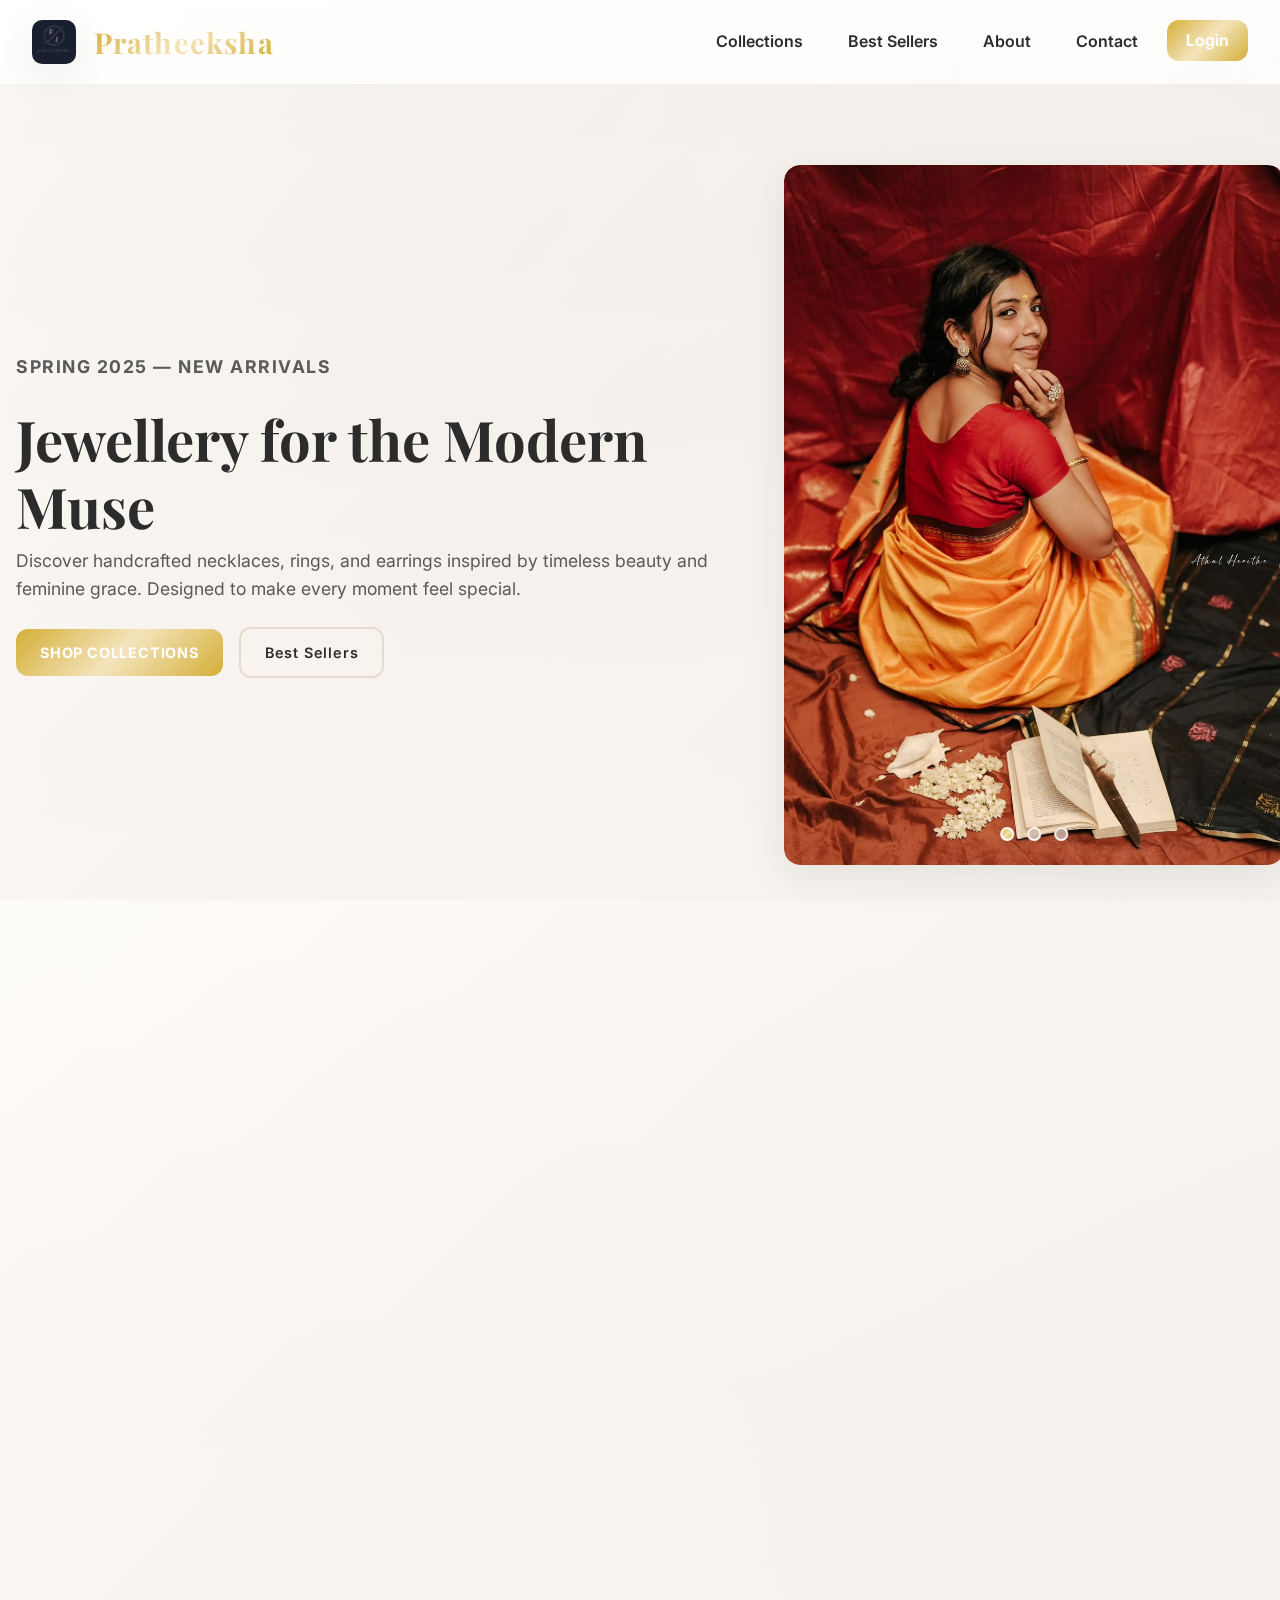
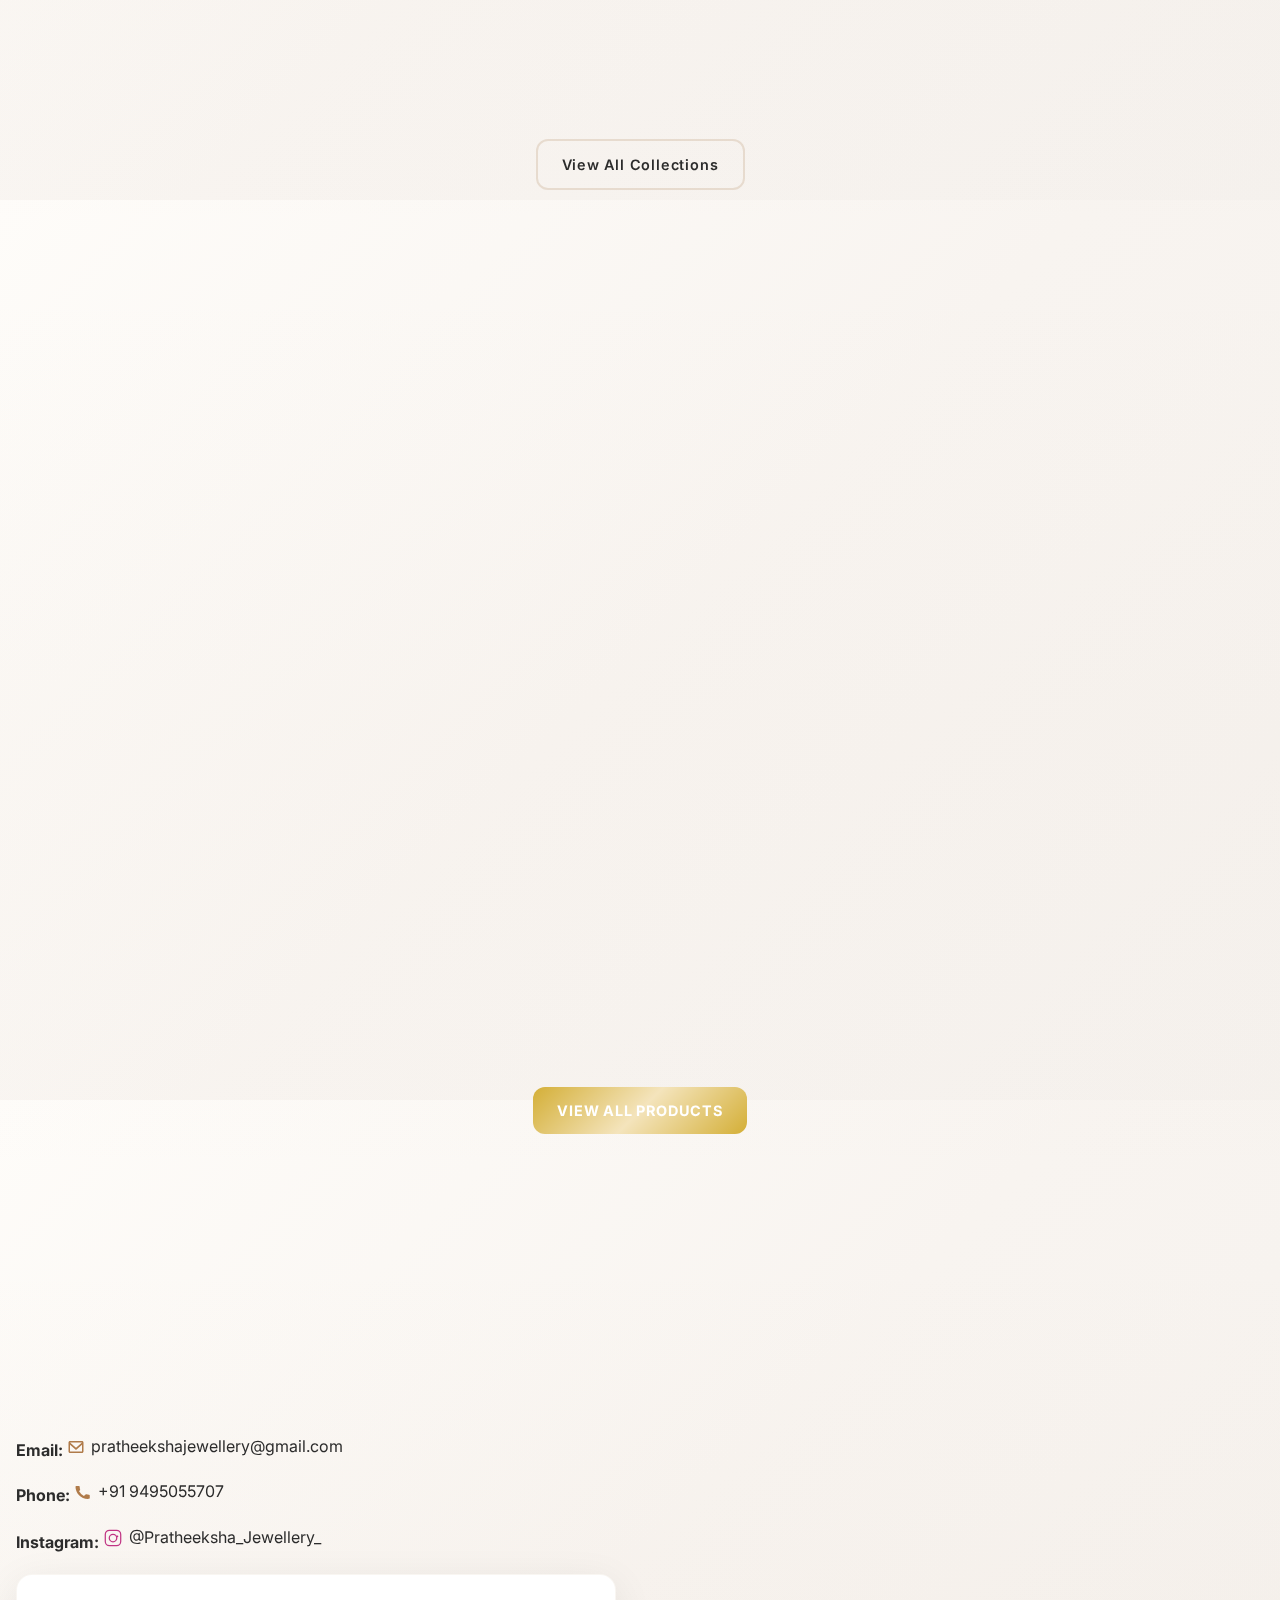
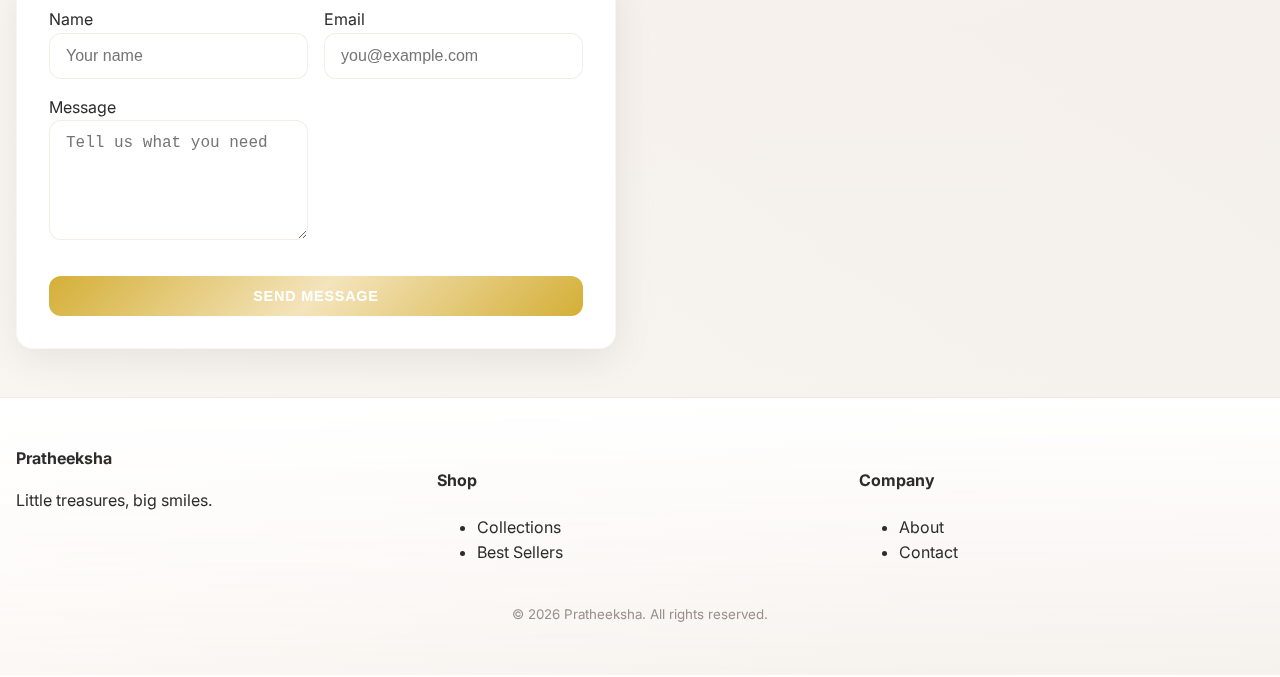
<file: index.html>
<!doctype html>
<html lang="en">
<head>
  <meta charset="utf-8">
  <meta name="viewport" content="width=device-width,initial-scale=1">
  <title>Pratheeksha — Fine Jewellery</title>
  <meta name="description" content="Pratheeksha — Elegant handcrafted jewellery designed for the modern woman. Discover our curated collections of necklaces, earrings, rings & bespoke jewellery pieces.">
  <link rel="stylesheet" href="styles.css">
  <link rel="preconnect" href="https://fonts.googleapis.com">
  <link rel="preconnect" href="https://fonts.gstatic.com" crossorigin>
  <link href="https://fonts.googleapis.com/css2?family=Playfair+Display:wght@400;700&family=Inter:wght@300;400;600;700&display=swap" rel="stylesheet">
</head>
<body>
  <header class="site-header">
    <div class="container header-inner">
      <a href="#hero" class="logo" aria-label="Pratheeksha homepage">
        <img src="images/prateeksha_logo.jpeg" alt="Pratheeksha logo" class="mark" style="width:44px;height:44px;border-radius:10px;">
        <span class="brand-name">Pratheeksha</span>
      </a>
      <nav class="nav" aria-label="Main navigation">
        <ul class="nav-links">
          <li><a href="#collections">Collections</a></li>
          <li><a href="#best">Best Sellers</a></li>
          <li><a href="#about">About</a></li>
          <li><a href="#contact">Contact</a></li>
          <li><a href="login.html" class="auth-nav-link">Login</a></li>
        </ul>
        <button class="menu-toggle" aria-label="Toggle menu">
          <span>☰</span>
        </button>
      </nav>
    </div>
  </header>

  <main>
    <!-- Hero -->
    <section id="hero" class="hero">
      <div class="container hero-inner">
        <div>
          <p class="kicker">Spring 2025 — New Arrivals</p>
          <h1>Jewellery for the Modern Muse</h1>
          <p>Discover handcrafted necklaces, rings, and earrings inspired by timeless beauty and feminine grace. Designed to make every moment feel special.</p>
          <div class="row">
            <a class="btn" href="#collections">Shop Collections</a>
            <a class="btn secondary" href="#best">Best Sellers</a>
          </div>
        </div>
        <div class="hero-visual" aria-hidden="true">
          <div class="slideshow-container">
            <div class="slide active">
              <img src="images/athulya1.jpg" alt="Elegant woman with gold jewellery">
            </div>
            <div class="slide">
              <img src="images/athulya2.jpg" alt="Temple long haram jewellery set">
            </div>
            <div class="slide">
              <img src="images/athulya3.jpg" alt="Lekshmi choker jewellery">
            </div>
            <div class="slideshow-controls">
              <button class="slide-btn active" data-slide="0" aria-label="Go to slide 1"></button>
              <button class="slide-btn" data-slide="1" aria-label="Go to slide 2"></button>
              <button class="slide-btn" data-slide="2" aria-label="Go to slide 3"></button>
            </div>
          </div>
        </div>
      </div>
    </section>

    <!-- Collections -->
    <section id="collections" class="collections">
      <div class="container">
        <div class="section-head center">
          <h2>Featured Collections</h2>
          <p class="muted">Curated sets for every style and occasion.</p>
        </div>
        <div class="collection-grid">
          <article class="product-card">
            <div class="product-media">
              <img src="images/temple_short_jewellery_set.jpeg" alt="Temple short jewellery set">
            </div>
            <div class="product-body">
              <h3 class="product-title">Temple Short Jewellery Set</h3>
              <div class="product-sub">Traditional temple design, gold-plated finish</div>
              <div class="price-row">
                <span class="price">₹899</span>
                <span class="badge">New</span>
              </div>
              <a class="btn secondary" href="#">View</a>
            </div>
          </article>
          <article class="product-card">
            <div class="product-media">
              <img src="images/lekshmi_choker.jpeg" alt="lekshmi_choker">
            </div>
            <div class="product-body">
              <h3 class="product-title">Lekshmi Choker</h3>
              <div class="product-sub">Goddess Lakshmi inspired, gold-plated choker</div>
              <div class="price-row">
                <span class="price">₹599</span>
                <span class="badge">Best Seller</span>
              </div>
              <a class="btn secondary" href="#">View</a>
            </div>
          </article>
          <article class="product-card">
            <div class="product-media">
              <img src="images/lotus_neck_chain.jpeg" alt="Lotus Neck Chain Red">
            </div>
            <div class="product-body">
              <h3 class="product-title">Lotus Neck Chain Red</h3>
              <div class="product-sub">Lotus flower design, red stone embellished</div>
              <div class="price-row">
                <span class="price">₹999</span>
              </div>
              <a class="btn secondary" href="#">View</a>
            </div>
          </article>
        </div>
        <div class="center" style="margin-top:2rem;">
          <a class="btn secondary" href="products.html">View All Collections</a>
        </div>
      </div>
    </section>

    <!-- Best Sellers -->
    <section id="best" class="collections">
      <div class="container">
        <div class="section-head center">
          <h2>Best Sellers</h2>
          <p class="muted">Our most-loved pieces, cherished by women everywhere.</p>
        </div>
        <div class="collection-grid">
          <article class="product-card">
            <div class="product-media">
              <img src="images/Lekshmi_palaka_set.jpeg" alt="Lekshmi_palaka_set">
            </div>
            <div class="product-body">
              <h3 class="product-title">Lekshmi Palaka Set</h3>
              <div class="product-sub">Lakshmi goddess design, palaka style necklace</div>
              <div class="price-row">
                <span class="price">₹499</span>
              </div>
              <a class="btn secondary" href="#">View</a>
            </div>
          </article>
          <article class="product-card">
            <div class="product-media">
              <img src="images/temple_long_haram.jpeg" alt="temple_long haram_set">
            </div>
            <div class="product-body">
              <h3 class="product-title">Temple Long Haram Set</h3>
              <div class="product-sub">Traditional temple haram, long necklace design</div>
              <div class="price-row">
                <span class="price">₹999</span>
              </div>
              <a class="btn secondary" href="#">View</a>
            </div>
          </article>
          <article class="product-card">
            <div class="product-media">
              <img src="images/lotus_neck_chain_blue.jpeg" alt="LotusNeck Chain Blue">
            </div>
            <div class="product-body">
              <h3 class="product-title">LotusNeck Chain Blue</h3>
              <div class="product-sub">Lotus flower design, blue stone embellished</div>
              <div class="price-row">
                <span class="price">₹699</span>
              </div>
              <a class="btn secondary" href="#">View</a>
            </div>
          </article>
        </div>
        <div class="center" style="margin-top:2rem;">
          <a class="btn" href="products.html">View All Products</a>
        </div>
      </div>
    </section>

    <!-- About -->
    <section id="about" class="about">
      <div class="container about-grid">
      </div>
    </section>

    <!-- Contact -->
    <section id="contact" class="contact">
      <div class="container contact-grid" style="margin-top:0.6rem;">
        <div>
          <div class="section-head">
            <h2>Contact Us</h2>
            <p class="muted">Questions about orders, Drop us a note.</p>
          </div>
          <!-- Contact Info Fields -->
          <div class="contact-info" style="margin-bottom:1.2rem;">
            <p>
              <strong>Email:</strong>
              <a href="mailto:pratheekshajewellery@gmail.com" style="display:inline-flex;align-items:center;gap:6px;">
                <!-- Mail SVG Icon -->
                <svg width="18" height="18" viewBox="0 0 24 24" fill="#b07b4a" aria-hidden="true" style="vertical-align:middle;">
      <path d="M20 4H4c-1.1 0-2 .9-2 2v12c0 1.1.9 2 2 2h16c1.1 0 2-.9 2-2V6c0-1.1-.9-2-2-2zm0 2v.01L12 13 4 6.01V6h16zm-16 12V8.99l8 6.99 8-6.99V18H4z"/>
    </svg>
    pratheekshajewellery@gmail.com
  </a>
</p>
            <p>
              <strong>Phone:</strong>
              <a href="tel:+919495055707" style="display:inline-flex;align-items:center;gap:6px;">
                <!-- Modern Phone SVG Icon -->
                <svg width="18" height="18" viewBox="0 0 24 24" fill="#b07b4a" aria-hidden="true" style="vertical-align:middle;">
      <path d="M6.62 10.79a15.053 15.053 0 006.59 6.59l2.2-2.2a1 1 0 011.01-.24c1.12.37 2.33.57 3.58.57a1 1 0 011 1v3.61a1 1 0 01-1 1C10.07 22 2 13.93 2 4.99a1 1 0 011-1H6.6a1 1 0 011 1c0 1.25.2 2.46.57 3.58a1 1 0 01-.24 1.01l-2.2 2.21z"/>
    </svg>
    +91 9495055707
  </a>
</p>
            <p>
              <strong>Instagram:</strong>
              <a href="https://www.instagram.com/pratheeksha_jewellery_/" target="_blank" style="display:inline-flex;align-items:center;gap:6px;">
                <!-- Modern Instagram SVG Icon -->
                <svg width="20" height="20" viewBox="0 0 24 24" fill="#C13584" aria-hidden="true" style="vertical-align:middle;">
      <path d="M7.75 2h8.5A5.75 5.75 0 0122 7.75v8.5A5.75 5.75 0 0116.25 22h-8.5A5.75 5.75 0 012 16.25v-8.5A5.75 5.75 0 017.75 2zm0 1.5A4.25 4.25 0 003.5 7.75v8.5A4.25 4.25 0 007.75 20.5h8.5a4.25 4.25 0 004.25-4.25v-8.5A4.25 4.25 0 0016.25 3.5h-8.5zm4.25 3.25a5.25 5.25 0 110 10.5 5.25 5.25 0 010-10.5zm0 1.5a3.75 3.75 0 100 7.5 3.75 3.75 0 000-7.5zm5.13.62a1.13 1.13 0 110 2.25 1.13 1.13 0 010-2.25z"/>
    </svg>
    @Pratheeksha_Jewellery_
  </a>
</p>
          </div>
          <!-- Contact Form -->
          <form id="contact-form" class="contact-form" novalidate>
            <div class="form-row">
              <label>
                <span>Name</span>
                <input class="input" type="text" name="name" required placeholder="Your name">
              </label>
              <label>
                <span>Email</span>
                <input class="input" type="email" name="email" required placeholder="you@example.com">
              </label>
              <label>
                <span>Message</span>
                <textarea class="input" name="message" rows="5" required placeholder="Tell us what you need"></textarea>
              </label>
            </div>
            <button type="submit" class="btn" style="margin-top:.6rem;">Send Message</button>
          </form>
        </div>
      </div>
    </section>
  </main>

  <footer class="site-footer">
    <div class="container footer-grid">
              <div>
          <strong>Pratheeksha</strong>
          <p class="muted">Little treasures, big smiles.</p>
        </div>
      <div>
        <h4>Shop</h4>
        <ul>
          <li><a href="#collections">Collections</a></li>
          <li><a href="#best">Best Sellers</a></li>
        </ul>
      </div>
      <div>
        <h4>Company</h4>
        <ul>
          <li><a href="#about">About</a></li>
          <li><a href="#contact">Contact</a></li>
        </ul>
      </div>
    </div>
    <div class="container center" style="margin-top:1.2rem;">
      <small>© <span id="year"></span> Pratheeksha. All rights reserved.</small>
    </div>
  </footer>
  <script src="script.js"></script>
</body>
</html>
</file>
<file: styles.css>
/* Pratheeksha - styles.css
   Complete responsive stylesheet (mobile-first)
   - Import fonts (optional: needs internet)
   - Variables, layout, cards, forms, responsive breakpoints, lightbox, reduced-motion
*/
@import url('https://fonts.googleapis.com/css2?family=Playfair+Display:wght@400;600;700&family=Inter:wght@300;400;600;700&display=swap');

:root{
  --bg: #fefcf9;
  --panel: #ffffff;
  --accent: #c4a484;       /* refined gold */
  --accent-rose: #d4a5a5;  /* soft rose */
  --accent-dark: #a67c52;  /* darker gold for hover */
  --muted: #9a8f8a;
  --text: #2c2c2c;
  --text-light: #5a5a5a;
  --max-width: 1400px;
  --radius: 16px;
  --radius-sm: 12px;
  --shadow: 0 10px 40px rgba(0,0,0,0.08);
  --shadow-hover: 0 20px 60px rgba(0,0,0,0.12);
  --glass: rgba(255,255,255,0.8);
  --gradient-gold: linear-gradient(135deg, #d4af37 0%, #f4e4bc 50%, #d4af37 100%);
  --gradient-bg: linear-gradient(135deg, #fefcf9 0%, #f8f4f0 50%, #f5f1ed 100%);
}

/* Reset & base */
*{box-sizing:border-box}
html,body{height:100%}
body{
  margin:0;
  font-family: 'Inter', system-ui, -apple-system, 'Segoe UI', Roboto, Arial;
  color:var(--text);
  background: var(--gradient-bg);
  -webkit-font-smoothing:antialiased;
  -moz-osx-font-smoothing:grayscale;
  line-height:1.6;
  font-size:16px;
  scroll-behavior: smooth;
}

/* Helpers */
.container{max-width:var(--max-width);margin:0 auto;padding:0 1rem}
img{display:block;max-width:100%;height:auto}
a{color:inherit;text-decoration:none}
.sr-only{position:absolute!important;width:1px;height:1px;padding:0;margin:-1px;overflow:hidden;clip:rect(0,0,0,0);white-space:nowrap;border:0}

/* Site header / Navbar */
.site-header{
  position: sticky;
  top:0;
  z-index:60;
  backdrop-filter: blur(20px) saturate(180%);
  background: linear-gradient(180deg, rgba(255,255,255,0.85), rgba(255,255,255,0.75));
  border-bottom: 1px solid rgba(0,0,0,0.06);
  transition: all 0.3s ease;
}
.site-header .container{display:flex;align-items:center;justify-content:space-between;gap:1rem;padding:.9rem 1rem}

.logo{display:flex;align-items:center;gap:.8rem;font-family:'Playfair Display',serif;font-weight:700;font-size:1.1rem;color:var(--text);transition: transform 0.3s ease}
.logo:hover{transform: scale(1.02)}
.logo .mark{width:48px;height:48px;border-radius:12px;background:var(--gradient-gold);display:flex;align-items:center;justify-content:center;color:white;font-weight:800;box-shadow:var(--shadow);transition: all 0.3s ease}
.logo .mark:hover{transform: scale(1.05);box-shadow: var(--shadow-hover)}

/* Nav */
.nav{display:flex;align-items:center;gap:1.5rem}
.nav-links{display:none;list-style:none;margin:0;padding:0;gap:0.8rem}
.nav-links li a{display:inline-block;padding:.6rem 1rem;border-radius:var(--radius-sm);font-weight:600;color:var(--text);transition: all 0.3s ease;position: relative;text-align:center}
.nav-links li a:hover,.nav-links li a:focus{background:rgba(196,164,132,0.08);color:var(--accent-dark);outline:none;transform: translateY(-1px)}
.nav-links li a::after{content:'';position:absolute;bottom:0;left:50%;width:0;height:2px;background:var(--gradient-gold);transition: all 0.3s ease;transform: translateX(-50%)}
.nav-links li a:hover::after{width:80%}
.auth-nav-link{background:var(--gradient-gold);color:white !important;padding:.5rem 1.2rem !important;border-radius:var(--radius-sm)}
.auth-nav-link:hover{background:var(--accent-dark) !important;transform:translateY(-2px) !important}
.menu-toggle{background:transparent;border:0;padding:.5rem;display:flex;align-items:center;gap:.4rem;cursor:pointer;font-weight:700;border-radius:var(--radius-sm);transition: all 0.3s ease}
.menu-toggle:hover{background:rgba(196,164,132,0.08)}

/* Buttons */
.btn{display:inline-block;padding:.75rem 1.5rem;border-radius:var(--radius-sm);background:var(--gradient-gold);color:white;font-weight:700;text-transform:uppercase;font-size:.9rem;letter-spacing:.8px;border:0;cursor:pointer;transition: all 0.3s ease;position: relative;overflow: hidden}
.btn::before{content:'';position:absolute;top:0;left:-100%;width:100%;height:100%;background:linear-gradient(90deg,transparent,rgba(255,255,255,0.2),transparent);transition: left 0.5s ease}
.btn:hover::before{left:100%}
.btn:hover{transform:translateY(-2px);box-shadow:var(--shadow-hover);background:var(--accent-dark)}
.btn.secondary{background:transparent;border:2px solid rgba(196,164,132,0.3);color:var(--text);text-transform:none;font-weight:600}
.btn.secondary:hover{background:rgba(196,164,132,0.05);border-color:var(--accent);color:var(--accent-dark)}

/* Hero */
.hero{padding:4rem 0 2rem;background:linear-gradient(180deg,rgba(0,0,0,0.02),transparent);position: relative}
.hero::before{content:'';position:absolute;top:0;left:0;right:0;bottom:0;background:radial-gradient(circle at 30% 20%, rgba(196,164,132,0.03) 0%, transparent 50%);pointer-events:none}
.hero-inner{display:grid;grid-template-columns:1fr;gap:2rem;align-items:center;position: relative;z-index: 1}
.hero-visual {
  border-radius: var(--radius);
  overflow: hidden;
  box-shadow: var(--shadow);
  background: linear-gradient(135deg,#fff,#fff);
  position: relative;
  width: 340px;
  height: 540px;
  min-width: 340px;
  min-height: 540px;
  margin-left: auto;
  margin-right: auto;
  transition: all 0.3s ease;
  display: flex;
  align-items: center;
  justify-content: center;
}
.hero-visual:hover {
  transform: scale(1.02);
  box-shadow: var(--shadow-hover);
}

/* Slideshow styles */
.slideshow-container {
  width: 100%;
  height: 100%;
  position: relative;
  overflow: hidden;
}
.slide {
  position: absolute;
  top: 0; 
  left: 0;
  width: 100%; 
  height: 100%;
  opacity: 0;
  transition: opacity 2.5s ease-in-out;
  z-index: 1;
  pointer-events: none;
}
.slide.active {
  opacity: 1;
  z-index: 2;
  pointer-events: auto;
}
.slide img {
  width: 100% !important;
  height: 100% !important;
  object-fit: cover !important;
  border-radius: var(--radius);
  display: block;
  transition: transform 0.3s ease;
  position: relative;
}
.slide:hover img {
  transform: scale(1.05);
}
.slideshow-controls {
  position: absolute;
  bottom: 1.5rem;
  left: 50%;
  transform: translateX(-50%);
  display: flex;
  gap: 0.8rem;
  z-index: 10;
}

.slide-btn {
  width: 14px;
  height: 14px;
  border-radius: 50%;
  border: 2px solid rgba(255, 255, 255, 0.9);
  background: rgba(255, 255, 255, 0.4);
  cursor: pointer;
  transition: all 0.3s ease;
  padding: 0;
  backdrop-filter: blur(10px);
}

.slide-btn:hover {
  background: rgba(255, 255, 255, 0.8);
  transform: scale(1.2);
  box-shadow: 0 4px 12px rgba(0,0,0,0.1);
}

.slide-btn.active {
  background: var(--gradient-gold);
  border-color: rgba(255, 255, 255, 1);
  box-shadow: 0 4px 12px rgba(0,0,0,0.15);
}
.hero h1{font-family:'Playfair Display',serif;font-weight:700;font-size:clamp(2rem,5vw,3.2rem);margin:0 0 .5rem;color:var(--text);line-height:1.2}
.hero p{color:var(--text-light);margin:0 0 1.5rem;max-width:65ch;font-size:1.1rem;line-height:1.6}

/* Collections / product grid */
.collections{padding:3rem 0;background:linear-gradient(180deg,transparent,rgba(196,164,132,0.02),transparent)}
.collection-grid{display:grid;gap:1.5rem;grid-template-columns:repeat(auto-fit,minmax(280px,1fr))}
.product-card{background:var(--panel);border-radius:var(--radius);overflow:hidden;box-shadow:var(--shadow);transition:all 0.4s cubic-bezier(0.2,0.9,0.25,1);display:flex;flex-direction:column;position:relative}
.product-card::before{content:'';position:absolute;top:0;left:0;right:0;height:3px;background:var(--gradient-gold);transform:scaleX(0);transition:transform 0.3s ease}
.product-card:hover::before{transform:scaleX(1)}
.product-card:hover{transform:translateY(-8px);box-shadow:var(--shadow-hover)}
.product-media{aspect-ratio:1/1;overflow:hidden;background:#f8f6f5;position:relative}
.product-media img{width:100%;height:100%;object-fit:cover;transition:transform 0.4s ease}
.product-card:hover .product-media img{transform:scale(1.1)}
.product-body{padding:1.5rem;display:flex;flex-direction:column;gap:.6rem;flex:1}
.product-title{font-weight:700;font-family:'Playfair Display',serif;font-size:1.1rem;margin:0;color:var(--text);line-height:1.3}
.product-sub{color:var(--text-light);font-size:.95rem;margin-top:.2rem}
.price-row{display:flex;align-items:center;justify-content:space-between;margin-top:auto;gap:.8rem}
.price{font-weight:800;color:var(--accent-dark);font-size:1.2rem}
.badge{font-size:.75rem;font-weight:700;color:white;padding:.4rem .8rem;border-radius:999px;background:var(--gradient-gold);box-shadow:0 2px 8px rgba(196,164,132,0.3)}

/* Gallery */
.gallery{padding:1.6rem 0}
.gallery-grid{display:grid;grid-template-columns:repeat(2,1fr);gap:.6rem}
.gallery-grid img{width:100%;height:160px;object-fit:cover;border-radius:10px;}

/* About */
.about{padding:1.6rem 0;display:grid;gap:1rem}
.about p{color:var(--muted)}

/* Contact */
.contact{padding:3rem 0;background:linear-gradient(180deg,transparent,rgba(196,164,132,0.03),transparent)}
.contact-grid{display:grid;gap:2rem}
.contact-form{background:var(--panel);padding:2rem;border-radius:var(--radius);box-shadow:var(--shadow);display:grid;gap:1.2rem;border:1px solid rgba(196,164,132,0.1)}
.form-row{display:flex;gap:.6rem;flex-direction:column}
.input, textarea, select{width:100%;padding:.8rem 1rem;border-radius:var(--radius-sm);border:1px solid rgba(196,164,132,0.2);font-size:1rem;background:var(--panel);color:var(--text);transition:all 0.3s ease}
textarea{min-height:120px;resize:vertical}
.input:focus,textarea:focus,select:focus{outline:2px solid var(--accent);border-color:var(--accent);box-shadow:0 0 0 4px rgba(196,164,132,0.1);transform:translateY(-1px)}

/* Footer */
.site-footer{padding:3rem 0;background:linear-gradient(180deg,var(--panel),rgba(196,164,132,0.02));border-top:1px solid rgba(196,164,132,0.1)}
.footer-grid{display:grid;gap:1rem}
.site-footer small{color:var(--muted)}

/* Lightbox / modal for gallery images */
.lightbox{position:fixed;inset:0;display:flex;align-items:center;justify-content:center;background:rgba(0,0,0,0.6);z-index:80;opacity:0;pointer-events:none;transform:scale(.98);transition:opacity .22s ease,transform .22s}
.lightbox.active{opacity:1;pointer-events:auto;transform:scale(1)}
.lightbox .panel{max-width:900px;width:calc(100% - 2rem);border-radius:12px;overflow:hidden;background:#fff;padding:.5rem}
.lightbox img{width:100%;height:auto;display:block}

/* Utility classes */
.row{display:flex;gap:1rem;align-items:center;flex-wrap:wrap}
.center{text-align:center}
.kicker{font-size:.9rem;font-weight:700;color:var(--accent-dark);text-transform:uppercase;letter-spacing:1.5px;margin-bottom:.5rem}

/* Mobile menu active state (JS toggles .nav-open on body or header) */
.nav-open .nav-links{
  display:flex;
  position:absolute;
  left:0;
  right:0;
  top:100%;
  background:var(--panel);
  padding:1.5rem;
  border-radius:0 0 var(--radius) var(--radius);
  margin:0;
  box-shadow:var(--shadow-hover);
  flex-direction:column;
  gap:0.8rem;
  z-index:50;
  border-top:1px solid rgba(196,164,132,0.1);
  animation:slideDown 0.3s ease-out;
}

/* Mobile menu backdrop */
.nav-open::before {
  content: '';
  position: fixed;
  top: 0;
  left: 0;
  right: 0;
  bottom: 0;
  background: rgba(0, 0, 0, 0.3);
  z-index: 40;
  animation: fadeIn 0.3s ease-out;
}

@keyframes fadeIn {
  from {
    opacity: 0;
  }
  to {
    opacity: 1;
  }
}

@keyframes slideDown {
  from {
    opacity: 0;
    transform: translateY(-10px);
  }
  to {
    opacity: 1;
    transform: translateY(0);
  }
}

/* Menu toggle active state */
.menu-toggle.active {
  background: rgba(196,164,132,0.1);
  border-radius: var(--radius-sm);
}

.menu-toggle.active span {
  transform: rotate(180deg);
  transition: transform 0.3s ease;
}

/* Touch-friendly improvements for mobile */
@media (max-width: 768px){
  .nav-links li a{padding:.8rem 1.2rem;min-height:44px;display:flex;align-items:center;justify-content:center;width:100%;border-radius:var(--radius-sm);margin-bottom:0.2rem}
  .nav-links li a:hover{background:rgba(196,164,132,0.1);transform:none}
  .nav-links li a::after{display:none}
  .btn{min-height:44px;display:flex;align-items:center;justify-content:center}
  .auth-form input{min-height:48px}
  .password-toggle{min-width:44px;min-height:44px}
  .slide-btn{min-width:16px;min-height:16px}
  .product-card{min-height:400px}
  .menu-toggle{min-width:44px;min-height:44px;position:relative}
  .menu-toggle span{transition:all 0.3s ease}
}

/* Landscape orientation improvements */
@media (max-width: 768px) and (orientation: landscape){
  .hero{padding:2rem 0}
  .hero-visual{width:300px;height:400px;min-width:300px;min-height:400px}
  .auth-section{min-height:auto;padding:1rem 0}
  .auth-content{padding:2rem 1.5rem}
}

/* Responsive breakpoints */
@media (max-width: 480px){
  .container{padding:0 0.75rem}
  .site-header .container{padding:0.75rem 0.75rem}
  .hero{padding:2rem 0 1rem}
  .hero h1{font-size:clamp(1.8rem,6vw,2.5rem)}
  .hero p{font-size:1rem;max-width:100%}
  .hero-visual{width:280px;height:420px;min-width:280px;min-height:420px}
  .collections{padding:2rem 0}
  .collection-grid{grid-template-columns:1fr;gap:1rem}
  .product-card{max-width:320px;margin:0 auto}
  .product-body{padding:1rem}
  .contact{padding:2rem 0}
  .contact-form{padding:1.5rem}
  .auth-content{padding:2rem 1.5rem}
  .auth-header h1{font-size:2rem}
  .form-row{grid-template-columns:1fr}
  .btn{padding:.6rem 1.2rem;font-size:.85rem}
  .brand-name{font-size:1.5rem}
  .logo .mark{width:40px;height:40px}
  .slideshow-controls{bottom:1rem;gap:0.6rem}
  .slide-btn{width:12px;height:12px}
}

@media (min-width: 481px) and (max-width: 639px){
  .hero-visual{width:320px;height:480px;min-width:320px;min-height:480px}
  .collection-grid{grid-template-columns:repeat(auto-fit,minmax(250px,1fr))}
  .auth-content{padding:2.5rem 2rem}
}

@media (min-width: 640px){
  .gallery-grid{grid-template-columns:repeat(3,1fr)}
  .hero-visual{width:360px;height:520px;min-width:360px;min-height:520px}
  .collection-grid{grid-template-columns:repeat(auto-fit,minmax(280px,1fr))}
}
@media (min-width: 768px){
  .menu-toggle{display:none}
  .nav-links{display:flex}
  .site-header .container{padding:1.2rem 2rem}
  .hero-inner{grid-template-columns:1fr 480px;gap:3rem;align-items:center}
  .hero-visual{width:400px;height:600px;min-width:400px;min-height:600px}
  .about{grid-template-columns:repeat(2,1fr)}
  .footer-grid{grid-template-columns:repeat(3,1fr)}
  .contact-grid{grid-template-columns:1fr 1fr;gap:3rem}
  .auth-container{grid-template-columns:1fr 1fr;align-items:center}
  .auth-visual{display:block;min-height:600px}
  .collection-grid{grid-template-columns:repeat(auto-fit,minmax(300px,1fr))}
  .hero h1{font-size:clamp(2.5rem,4vw,3.2rem)}
  .auth-header h1{font-size:2.8rem}
}
@media (min-width: 1024px){
  .hero{padding:5rem 0 3rem}
  .collections{padding:4rem 0}
  .gallery-grid img{height:220px}
  .hero-visual{width:450px;height:650px;min-width:450px;min-height:650px}
  .collection-grid{grid-template-columns:repeat(auto-fit,minmax(320px,1fr))}
  .container{max-width:1200px}
  .auth-container{max-width:1400px}
  .hero h1{font-size:3.2rem}
  .auth-header h1{font-size:3rem}
}

@media (min-width: 1280px){
  .container{max-width:1400px}
  .hero-visual{width:500px;height:700px;min-width:500px;min-height:700px}
  .collection-grid{grid-template-columns:repeat(auto-fit,minmax(350px,1fr))}
  .hero h1{font-size:3.5rem}
  .auth-header h1{font-size:3.2rem}
  .auth-content{padding:4rem 3rem}
}

/* Accessibility and performance improvements */
@media (prefers-reduced-motion: reduce){
  *{transition:none!important;animation:none!important}
}

/* High contrast mode support */
@media (prefers-contrast: high){
  :root{
    --text: #000000;
    --text-light: #333333;
    --muted: #666666;
    --accent: #8B4513;
    --accent-dark: #654321;
  }
  .btn{outline:2px solid currentColor}
  .auth-form input{border-width:3px}
}

/* Print styles */
@media print{
  .site-header,.site-footer,.slideshow-controls,.menu-toggle{display:none!important}
  .hero-visual{height:auto!important;min-height:auto!important}
  .product-card{break-inside:avoid;margin-bottom:1rem}
  body{background:white!important;color:black!important}
}

/* small polish */
blockquote{border-left:3px solid rgba(176,123,74,0.12);padding-left:1rem;margin:0;color:var(--muted)}

.brand-name {
  font-family: 'Playfair Display', serif;
  font-size: 1.8rem;
  font-weight: 700;
  letter-spacing: 1.2px;
  background: var(--gradient-gold);
  -webkit-background-clip: text;
  -webkit-text-fill-color: transparent;
  background-clip: text;
  margin-left: 0.3rem;
  vertical-align: middle;
}

/* Authentication Pages Styles */
.auth-section {
  min-height: 100vh;
  display: flex;
  align-items: center;
  padding: 2rem 0;
  background: var(--gradient-bg);
}

.auth-container {
  display: grid;
  grid-template-columns: 1fr;
  gap: 3rem;
  max-width: 1200px;
  margin: 0 auto;
  padding: 0 1rem;
}

.auth-content {
  background: var(--panel);
  padding: 3rem 2rem;
  border-radius: var(--radius);
  box-shadow: var(--shadow);
  border: 1px solid rgba(196,164,132,0.1);
  max-width: 500px;
  margin: 0 auto;
  width: 100%;
}

.auth-header {
  text-align: center;
  margin-bottom: 2.5rem;
}

.auth-header h1 {
  font-family: 'Playfair Display', serif;
  font-size: 2.5rem;
  font-weight: 700;
  color: var(--text);
  margin: 0 0 1rem;
  line-height: 1.2;
}

.auth-header p {
  color: var(--text-light);
  font-size: 1.1rem;
  margin: 0;
  line-height: 1.6;
}

.auth-form {
  display: grid;
  gap: 1.5rem;
}

.form-row {
  display: grid;
  grid-template-columns: 1fr 1fr;
  gap: 1rem;
}

.form-group {
  display: grid;
  gap: 0.5rem;
}

.form-group label {
  font-weight: 600;
  color: var(--text);
  font-size: 0.95rem;
}

.input-wrapper {
  position: relative;
  display: flex;
  align-items: center;
}

.input-icon {
  position: absolute;
  left: 1rem;
  color: var(--muted);
  z-index: 2;
}

.auth-form input {
  width: 100%;
  padding: 1rem 1rem 1rem 3rem;
  border: 2px solid rgba(196,164,132,0.2);
  border-radius: var(--radius-sm);
  font-size: 1rem;
  background: var(--panel);
  color: var(--text);
  transition: all 0.3s ease;
}

.auth-form input:focus {
  outline: none;
  border-color: var(--accent);
  box-shadow: 0 0 0 4px rgba(196,164,132,0.1);
  transform: translateY(-1px);
}

.password-toggle {
  position: absolute;
  right: 1rem;
  background: none;
  border: none;
  color: var(--muted);
  cursor: pointer;
  padding: 0.25rem;
  border-radius: 4px;
  transition: all 0.3s ease;
}

.password-toggle:hover {
  color: var(--accent);
  background: rgba(196,164,132,0.1);
}

.form-options {
  display: grid;
  gap: 1rem;
}

.checkbox-wrapper {
  display: flex;
  align-items: center;
  gap: 0.75rem;
  cursor: pointer;
  font-size: 0.95rem;
  color: var(--text-light);
}

.checkbox-wrapper input[type="checkbox"] {
  display: none;
}

.checkmark {
  width: 20px;
  height: 20px;
  border: 2px solid rgba(196,164,132,0.3);
  border-radius: 4px;
  position: relative;
  transition: all 0.3s ease;
  flex-shrink: 0;
}

.checkbox-wrapper input[type="checkbox"]:checked + .checkmark {
  background: var(--gradient-gold);
  border-color: var(--accent);
}

.checkbox-wrapper input[type="checkbox"]:checked + .checkmark::after {
  content: '';
  position: absolute;
  left: 6px;
  top: 2px;
  width: 6px;
  height: 10px;
  border: solid white;
  border-width: 0 2px 2px 0;
  transform: rotate(45deg);
}

.forgot-link, .terms-link, .auth-link {
  color: var(--accent);
  text-decoration: none;
  font-weight: 600;
  transition: color 0.3s ease;
}

.forgot-link:hover, .terms-link:hover, .auth-link:hover {
  color: var(--accent-dark);
}

.auth-btn {
  width: 100%;
  padding: 1rem 2rem;
  font-size: 1.1rem;
  display: flex;
  align-items: center;
  justify-content: center;
  gap: 0.5rem;
  margin-top: 1rem;
}

.btn-icon {
  transition: transform 0.3s ease;
}

.auth-btn:hover .btn-icon {
  transform: translateX(4px);
}

.auth-divider {
  text-align: center;
  margin: 2rem 0;
  position: relative;
}

.auth-divider::before {
  content: '';
  position: absolute;
  top: 50%;
  left: 0;
  right: 0;
  height: 1px;
  background: rgba(196,164,132,0.2);
}

.auth-divider span {
  background: var(--panel);
  padding: 0 1rem;
  color: var(--muted);
  font-size: 0.9rem;
  font-weight: 600;
}

.social-auth {
  display: grid;
  gap: 1rem;
}

.social-btn {
  width: 100%;
  padding: 1rem 2rem;
  background: white;
  border: 2px solid rgba(196,164,132,0.2);
  color: var(--text);
  display: flex;
  align-items: center;
  justify-content: center;
  gap: 0.75rem;
  font-weight: 600;
  transition: all 0.3s ease;
}

.social-btn:hover {
  border-color: var(--accent);
  background: rgba(196,164,132,0.05);
  transform: translateY(-2px);
  box-shadow: var(--shadow);
}

.auth-footer {
  text-align: center;
  margin-top: 2rem;
  padding-top: 2rem;
  border-top: 1px solid rgba(196,164,132,0.1);
}

.auth-footer p {
  color: var(--text-light);
  margin: 0;
}

.auth-visual {
  position: relative;
  border-radius: var(--radius);
  overflow: hidden;
  box-shadow: var(--shadow);
  min-height: 400px;
  display: none;
}

.auth-image {
  width: 100%;
  height: 100%;
  position: relative;
}

.auth-image img {
  width: 100%;
  height: 100%;
  object-fit: cover;
}

.auth-overlay {
  position: absolute;
  inset: 0;
  background: linear-gradient(135deg, rgba(196,164,132,0.8), rgba(212,165,165,0.6));
  display: flex;
  align-items: center;
  justify-content: center;
  padding: 3rem 2rem;
}

.overlay-content {
  text-align: center;
  color: white;
}

.overlay-content h2 {
  font-family: 'Playfair Display', serif;
  font-size: 2.5rem;
  font-weight: 700;
  margin: 0 0 1rem;
  line-height: 1.2;
}

.overlay-content p {
  font-size: 1.1rem;
  margin: 0 0 2rem;
  line-height: 1.6;
  opacity: 0.9;
}

.benefits {
  display: grid;
  gap: 1rem;
}

.benefit-item {
  display: flex;
  align-items: center;
  gap: 0.75rem;
  font-weight: 600;
  font-size: 1rem;
}

.benefit-item svg {
  color: white;
  flex-shrink: 0;
}

/* Products Page Styles */
.products-header {
  padding: 3rem 0 2rem;
  background: linear-gradient(180deg, var(--gradient-bg), transparent);
  border-bottom: 1px solid rgba(196,164,132,0.1);
}

.products-intro {
  text-align: center;
  margin-bottom: 2rem;
}

.products-intro h1 {
  font-family: 'Playfair Display', serif;
  font-size: clamp(2rem, 5vw, 3.5rem);
  font-weight: 700;
  color: var(--text);
  margin: 0 0 1rem;
  line-height: 1.2;
}

.products-intro p {
  color: var(--text-light);
  font-size: 1.1rem;
  margin: 0;
  max-width: 600px;
  margin: 0 auto;
  line-height: 1.6;
}

.products-controls {
  display: grid;
  gap: 1rem;
  max-width: 800px;
  margin: 0 auto;
}

.search-bar {
  position: relative;
  display: flex;
  align-items: center;
}

.search-icon {
  position: absolute;
  left: 1rem;
  color: var(--muted);
  z-index: 2;
}

.search-input {
  width: 100%;
  padding: 1rem 1rem 1rem 3rem;
  border: 2px solid rgba(196,164,132,0.2);
  border-radius: var(--radius-sm);
  font-size: 1rem;
  background: var(--panel);
  color: var(--text);
  transition: all 0.3s ease;
}

.search-input:focus {
  outline: none;
  border-color: var(--accent);
  box-shadow: 0 0 0 4px rgba(196,164,132,0.1);
}

.filter-controls {
  display: flex;
  gap: 1rem;
  flex-wrap: wrap;
  justify-content: center;
}

.filter-select {
  padding: 0.75rem 1rem;
  border: 2px solid rgba(196,164,132,0.2);
  border-radius: var(--radius-sm);
  font-size: 0.95rem;
  background: var(--panel);
  color: var(--text);
  cursor: pointer;
  transition: all 0.3s ease;
  min-width: 150px;
}

.filter-select:focus {
  outline: none;
  border-color: var(--accent);
  box-shadow: 0 0 0 4px rgba(196,164,132,0.1);
}

.products-section {
  padding: 3rem 0;
}

.products-stats {
  text-align: center;
  margin-bottom: 2rem;
  color: var(--text-light);
  font-size: 0.95rem;
}

.products-grid {
  display: grid;
  gap: 2rem;
  grid-template-columns: repeat(auto-fit, minmax(300px, 1fr));
  margin-bottom: 2rem;
}

/* Enhanced Product Cards for Products Page */
.products-grid .product-card {
  position: relative;
  overflow: hidden;
}

.product-overlay {
  position: absolute;
  top: 0;
  left: 0;
  right: 0;
  bottom: 0;
  background: rgba(0, 0, 0, 0.7);
  display: flex;
  align-items: center;
  justify-content: center;
  opacity: 0;
  transition: opacity 0.3s ease;
}

.product-card:hover .product-overlay {
  opacity: 1;
}

.quick-view-btn {
  background: var(--gradient-gold);
  color: white;
  border: none;
  padding: 0.75rem 1.5rem;
  border-radius: var(--radius-sm);
  font-weight: 600;
  cursor: pointer;
  transition: all 0.3s ease;
}

.quick-view-btn:hover {
  transform: translateY(-2px);
  box-shadow: var(--shadow-hover);
}

.product-actions {
  display: flex;
  gap: 0.5rem;
  align-items: center;
  margin-top: 1rem;
}

.wishlist-btn {
  background: none;
  border: none;
  color: var(--muted);
  cursor: pointer;
  padding: 0.5rem;
  border-radius: 50%;
  transition: all 0.3s ease;
  display: flex;
  align-items: center;
  justify-content: center;
}

.wishlist-btn:hover {
  background: rgba(196,164,132,0.1);
  color: var(--accent);
}

.wishlist-btn.wishlisted {
  color: #e74c3c;
}

/* Quick View Modal */
.quick-view-modal {
  position: fixed;
  top: 0;
  left: 0;
  right: 0;
  bottom: 0;
  background: rgba(0, 0, 0, 0.8);
  display: flex;
  align-items: center;
  justify-content: center;
  z-index: 1000;
  padding: 1rem;
}

.modal-content {
  background: var(--panel);
  border-radius: var(--radius);
  max-width: 500px;
  width: 100%;
  box-shadow: var(--shadow-hover);
  animation: modalSlideIn 0.3s ease-out;
}

@keyframes modalSlideIn {
  from {
    opacity: 0;
    transform: translateY(-20px);
  }
  to {
    opacity: 1;
    transform: translateY(0);
  }
}

.modal-header {
  display: flex;
  justify-content: space-between;
  align-items: center;
  padding: 1.5rem;
  border-bottom: 1px solid rgba(196,164,132,0.1);
}

.modal-header h3 {
  margin: 0;
  font-family: 'Playfair Display', serif;
  color: var(--text);
}

.close-modal {
  background: none;
  border: none;
  font-size: 1.5rem;
  cursor: pointer;
  color: var(--muted);
  padding: 0.25rem;
  border-radius: 4px;
  transition: all 0.3s ease;
}

.close-modal:hover {
  background: rgba(196,164,132,0.1);
  color: var(--accent);
}

.modal-body {
  padding: 1.5rem;
}

.modal-body p {
  margin: 0 0 1rem;
  color: var(--text-light);
  line-height: 1.6;
}

.modal-actions {
  display: flex;
  gap: 1rem;
  margin-top: 1.5rem;
}

/* Notification */
.notification {
  position: fixed;
  top: 2rem;
  right: 2rem;
  background: var(--gradient-gold);
  color: white;
  padding: 1rem 1.5rem;
  border-radius: var(--radius-sm);
  box-shadow: var(--shadow-hover);
  z-index: 1001;
  transform: translateX(100%);
  transition: transform 0.3s ease;
}

.notification.show {
  transform: translateX(0);
}

/* Responsive adjustments for products page */
@media (max-width: 768px) {
  .filter-controls {
    flex-direction: column;
    align-items: stretch;
  }
  
  .filter-select {
    min-width: auto;
  }
  
  .products-grid {
    grid-template-columns: repeat(auto-fit, minmax(280px, 1fr));
    gap: 1.5rem;
  }
  
  .modal-content {
    margin: 1rem;
    max-width: none;
  }
  
  .notification {
    top: 1rem;
    right: 1rem;
    left: 1rem;
    transform: translateY(-100%);
  }
  
  .notification.show {
    transform: translateY(0);
  }
}
</file>
